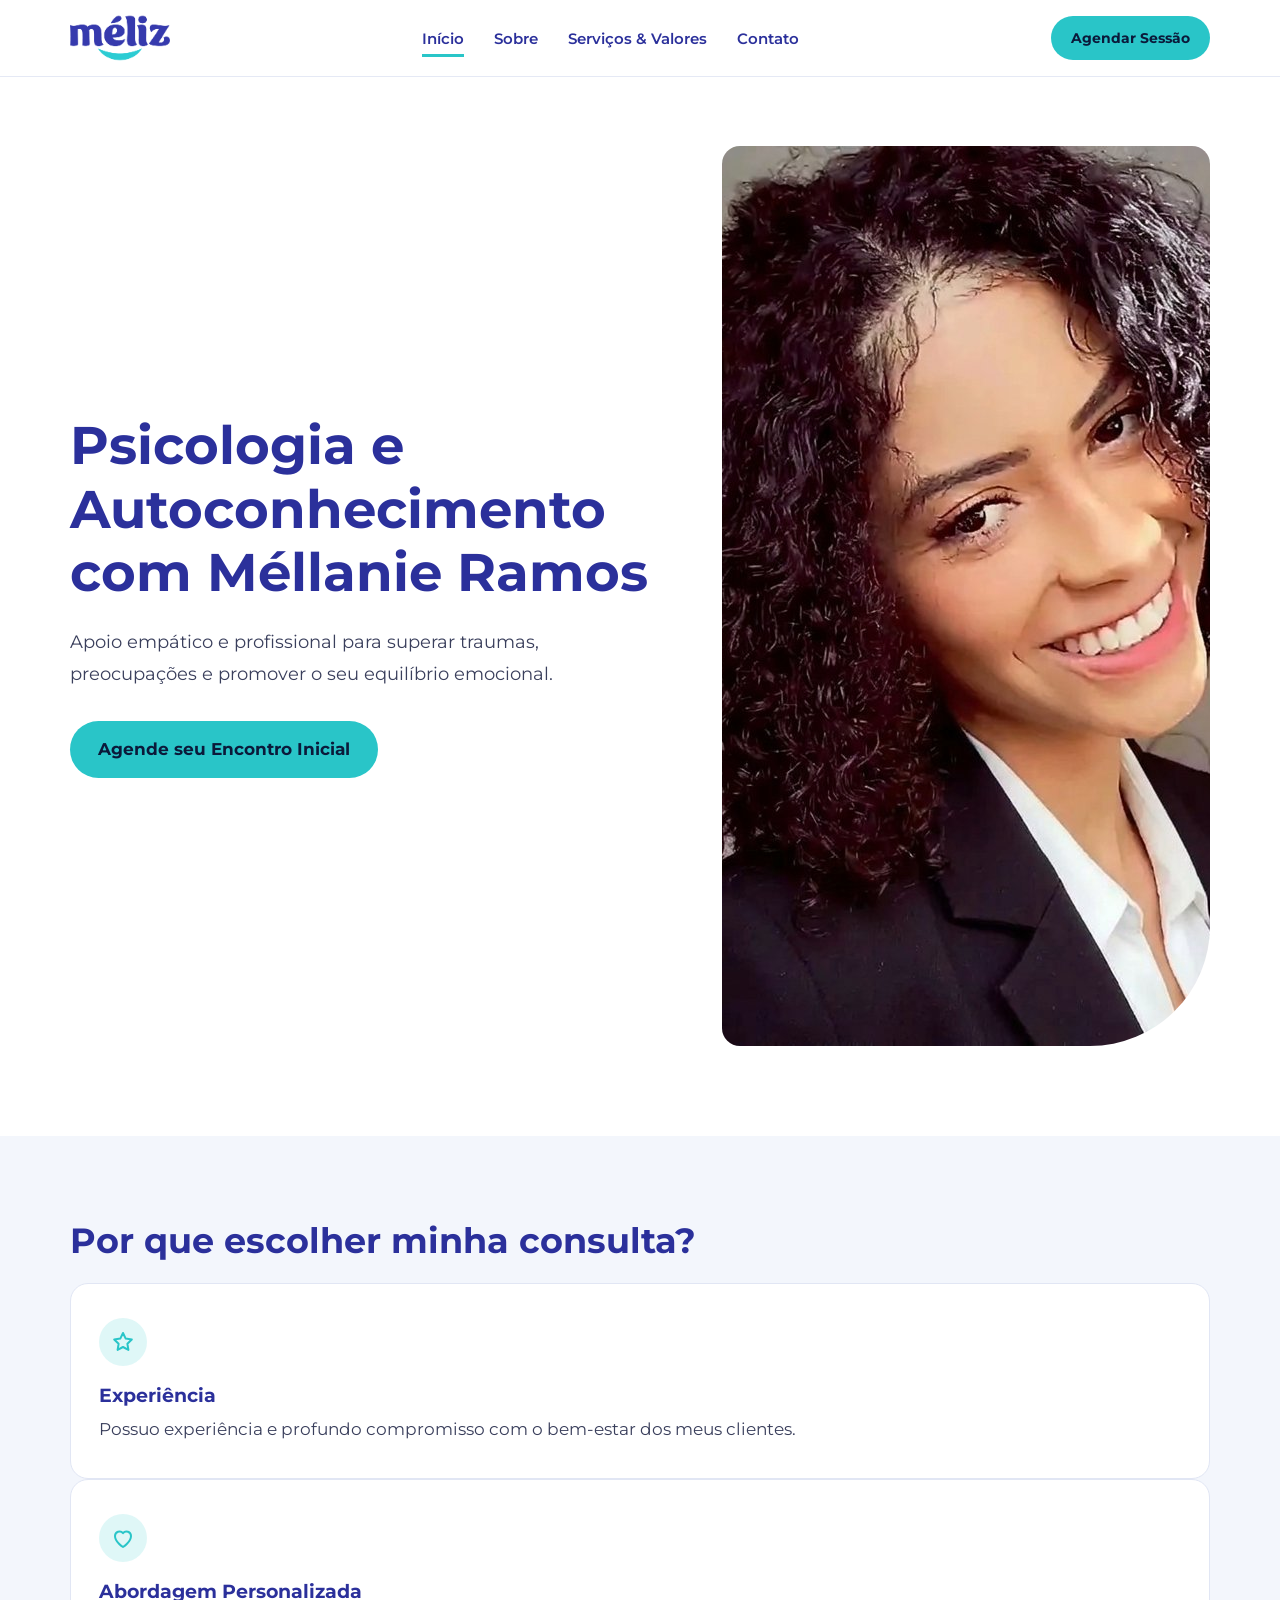
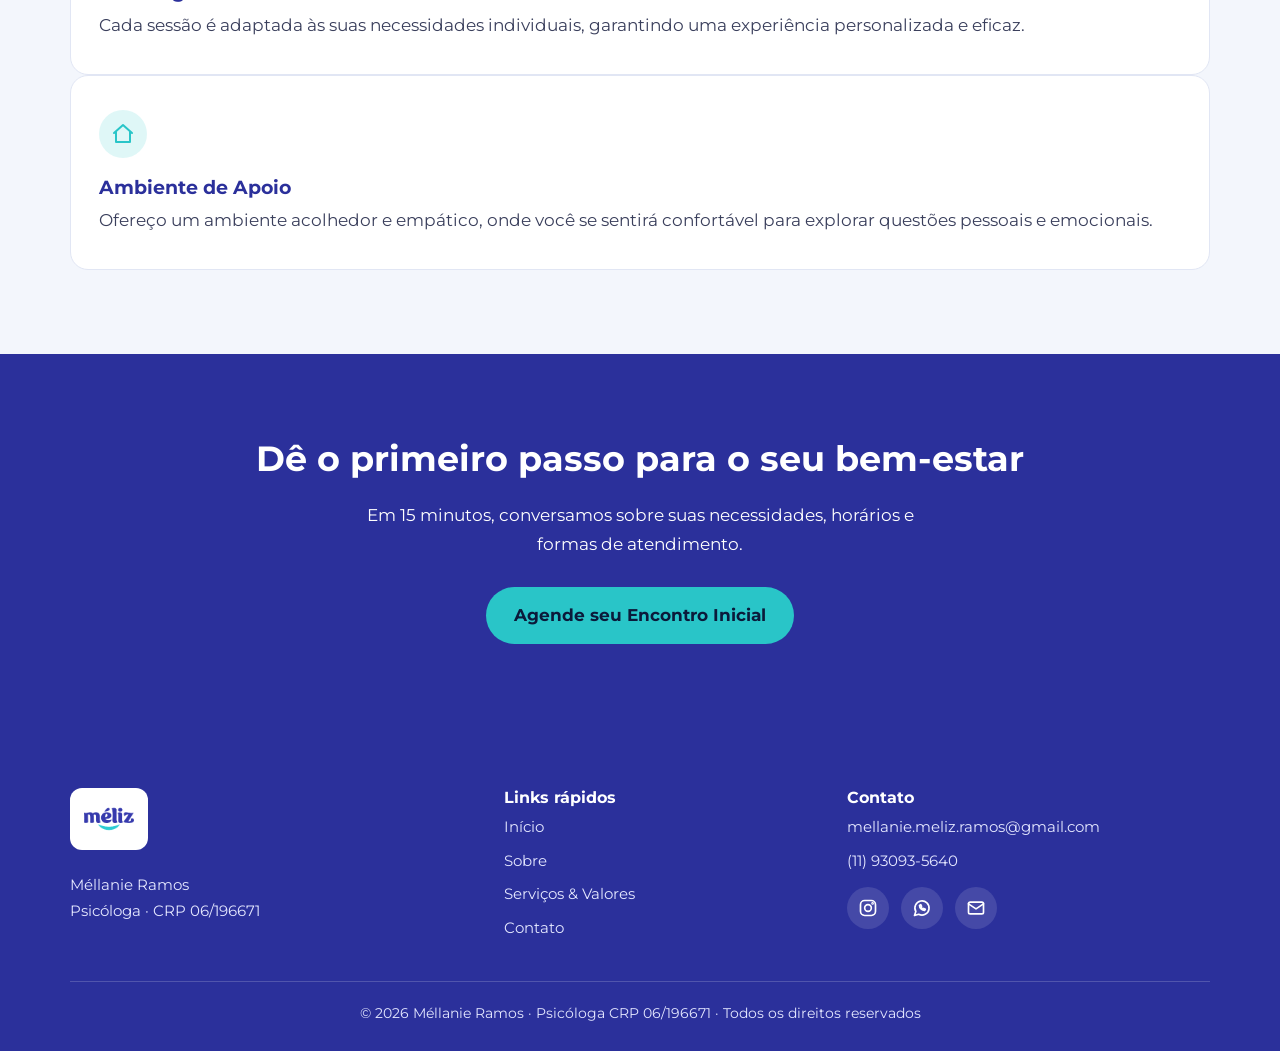
<file: index.html>
<!doctype html>
<html lang="pt-BR">
  <head>
    <meta charset="utf-8" />
    <meta name="viewport" content="width=device-width,initial-scale=1" />
    <title>Méllanie Ramos | Psicóloga – Psicologia e Autoconhecimento</title>
    <meta
      name="description"
      content="Psicoterapia de orientação psicanalítica com Méllanie Ramos, CRP 06/196671. Agende seu encontro inicial."
    />
    <link rel="icon" href="img/logo.png" />
    <link rel="preconnect" href="https://fonts.googleapis.com" />
    <link rel="preconnect" href="https://fonts.gstatic.com" crossorigin />
    <link
      href="https://fonts.googleapis.com/css2?family=Montserrat:wght@400;500;600;700&display=swap"
      rel="stylesheet"
    />
    <link rel="stylesheet" href="css/style.css" />
  </head>
  <body>
    <main>
      <section class="hero">
        <div class="wrap">
          <div>
            <h1>Psicologia e Autoconhecimento com Méllanie Ramos</h1>
            <p class="lead">
              Apoio empático e profissional para superar traumas, preocupações e
              promover o seu equilíbrio emocional.
            </p>
            <a
              class="btn"
              href="https://wa.me/5511930935640?text=Ol%C3%A1%2C%20M%C3%A9llanie!%20Gostaria%20de%20agendar%20meu%20encontro%20inicial."
              target="_blank"
              rel="noopener"
              >Agende seu Encontro Inicial</a
            >
          </div>
          <div class="photo">
            <img
              src="img/mellanie-1.jpg"
              alt="Méllanie Ramos, psicóloga"
              width="900"
              height="900"
            />
          </div>
        </div>
      </section>
      <section class="soft">
        <div class="wrap">
          <h2>Por que escolher minha consulta?</h2>
          <div class="grid">
            <div class="card">
              <div class="ico">
                <svg viewBox="0 0 24 24">
                  <path
                    d="M12 3l2.7 5.6 6.1.9-4.4 4.3 1 6.1L12 17l-5.4 2.9 1-6.1L3.2 9.5l6.1-.9z"
                  />
                </svg>
              </div>
              <h3>Experiência</h3>
              <p>
                Possuo experiência e profundo compromisso com o bem-estar dos
                meus clientes.
              </p>
            </div>
            <div class="card">
              <div class="ico">
                <svg viewBox="0 0 24 24">
                  <path
                    d="M12 21s-8-5-8-11a4.5 4.5 0 0 1 8-2.8A4.5 4.5 0 0 1 20 10c0 6-8 11-8 11z"
                  />
                </svg>
              </div>
              <h3>Abordagem Personalizada</h3>
              <p>
                Cada sessão é adaptada às suas necessidades individuais,
                garantindo uma experiência personalizada e eficaz.
              </p>
            </div>
            <div class="card">
              <div class="ico">
                <svg viewBox="0 0 24 24">
                  <path d="M3 11l9-8 9 8" />
                  <path d="M5 10v10h14V10" />
                </svg>
              </div>
              <h3>Ambiente de Apoio</h3>
              <p>
                Ofereço um ambiente acolhedor e empático, onde você se sentirá
                confortável para explorar questões pessoais e emocionais.
              </p>
            </div>
          </div>
        </div>
      </section>
      <section class="cta-band">
        <div class="wrap">
          <h2>Dê o primeiro passo para o seu bem-estar</h2>
          <p>
            Em 15 minutos, conversamos sobre suas necessidades, horários e
            formas de atendimento.
          </p>
          <a
            class="btn"
            href="https://wa.me/5511930935640?text=Ol%C3%A1%2C%20M%C3%A9llanie!%20Gostaria%20de%20agendar%20meu%20encontro%20inicial."
            target="_blank"
            rel="noopener"
            >Agende seu Encontro Inicial</a
          >
        </div>
      </section>
    </main>
    <script src="js/main.js"></script>
  </body>
</html>
</file>
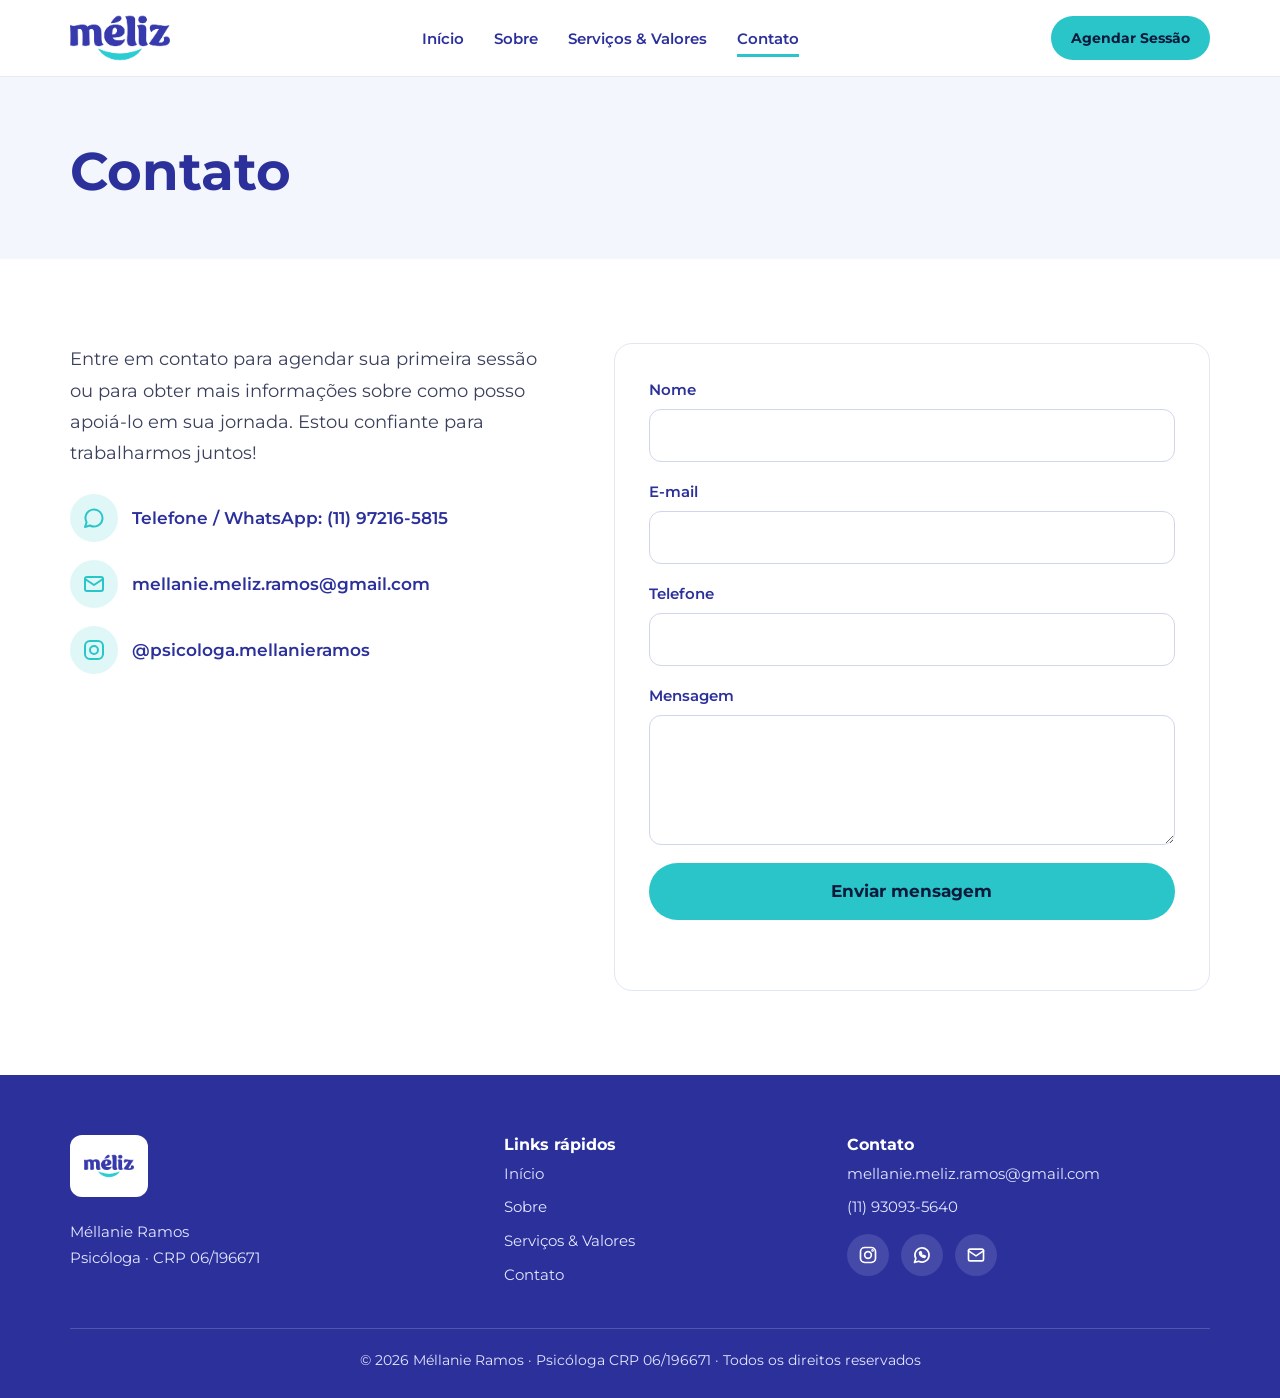
<file: contato.html>
<!doctype html>
<html lang="pt-BR">
  <head>
    <meta charset="utf-8" />
    <meta name="viewport" content="width=device-width,initial-scale=1" />
    <title>Contato | Méllanie Ramos – Agende sua sessão</title>
    <meta
      name="description"
      content="Agende sua primeira sessão com Méllanie Ramos pelo WhatsApp (11) 93093-5640 ou e-mail."
    />
    <link rel="icon" href="img/logo.png" />
    <link rel="preconnect" href="https://fonts.googleapis.com" />
    <link rel="preconnect" href="https://fonts.gstatic.com" crossorigin />
    <link
      href="https://fonts.googleapis.com/css2?family=Montserrat:wght@400;500;600;700&display=swap"
      rel="stylesheet"
    />
    <link rel="stylesheet" href="css/style.css" />
  </head>
  <body>
    <main>
      <section class="page-head">
        <div class="wrap"><h1>Contato</h1></div>
      </section>
      <section>
        <div class="wrap contact">
          <div>
            <p class="lead">
              Entre em contato para agendar sua primeira sessão ou para obter
              mais informações sobre como posso apoiá-lo em sua jornada. Estou
              confiante para trabalharmos juntos!
            </p>
            <ul class="ct">
              <li>
                <span class="ico" style="margin: 0; flex: none"
                  ><svg viewBox="0 0 24 24">
                    <path d="M3 21l1.6-4.8A8.5 8.5 0 1 1 8 19.5z" /></svg></span
                ><a
                  href="https://wa.me/5511930935640"
                  target="_blank"
                  rel="noopener"
                  >Telefone / WhatsApp: (11) 97216-5815</a
                >
              </li>
              <li>
                <span class="ico" style="margin: 0; flex: none"
                  ><svg viewBox="0 0 24 24">
                    <rect x="3" y="5" width="18" height="14" rx="2" />
                    <path d="M3 7l9 6 9-6" /></svg></span
                ><a href="mailto:mellanie.meliz.ramos@gmail.com"
                  >mellanie.meliz.ramos@gmail.com</a
                >
              </li>
              <li>
                <span class="ico" style="margin: 0; flex: none"
                  ><svg viewBox="0 0 24 24">
                    <rect x="3" y="3" width="18" height="18" rx="5" />
                    <circle cx="12" cy="12" r="4" /></svg></span
                ><a
                  href="https://instagram.com/psicologa.mellanieramos"
                  target="_blank"
                  rel="noopener"
                  >@psicologa.mellanieramos</a
                >
              </li>
            </ul>
          </div>
          <form id="form">
            <label>Nome<input name="nome" required autocomplete="name" /></label
            ><label
              >E-mail<input
                type="email"
                name="email"
                required
                autocomplete="email"
            /></label>
            <label
              >Telefone<input
                type="tel"
                name="tel"
                required
                autocomplete="tel" /></label
            ><label>Mensagem<textarea name="msg" required></textarea></label>
            <button class="btn" type="submit">Enviar mensagem</button>
            <p class="msg" role="status"></p>
          </form>
        </div>
      </section>
    </main>
    <script src="js/main.js"></script>
  </body>
</html>
</file>
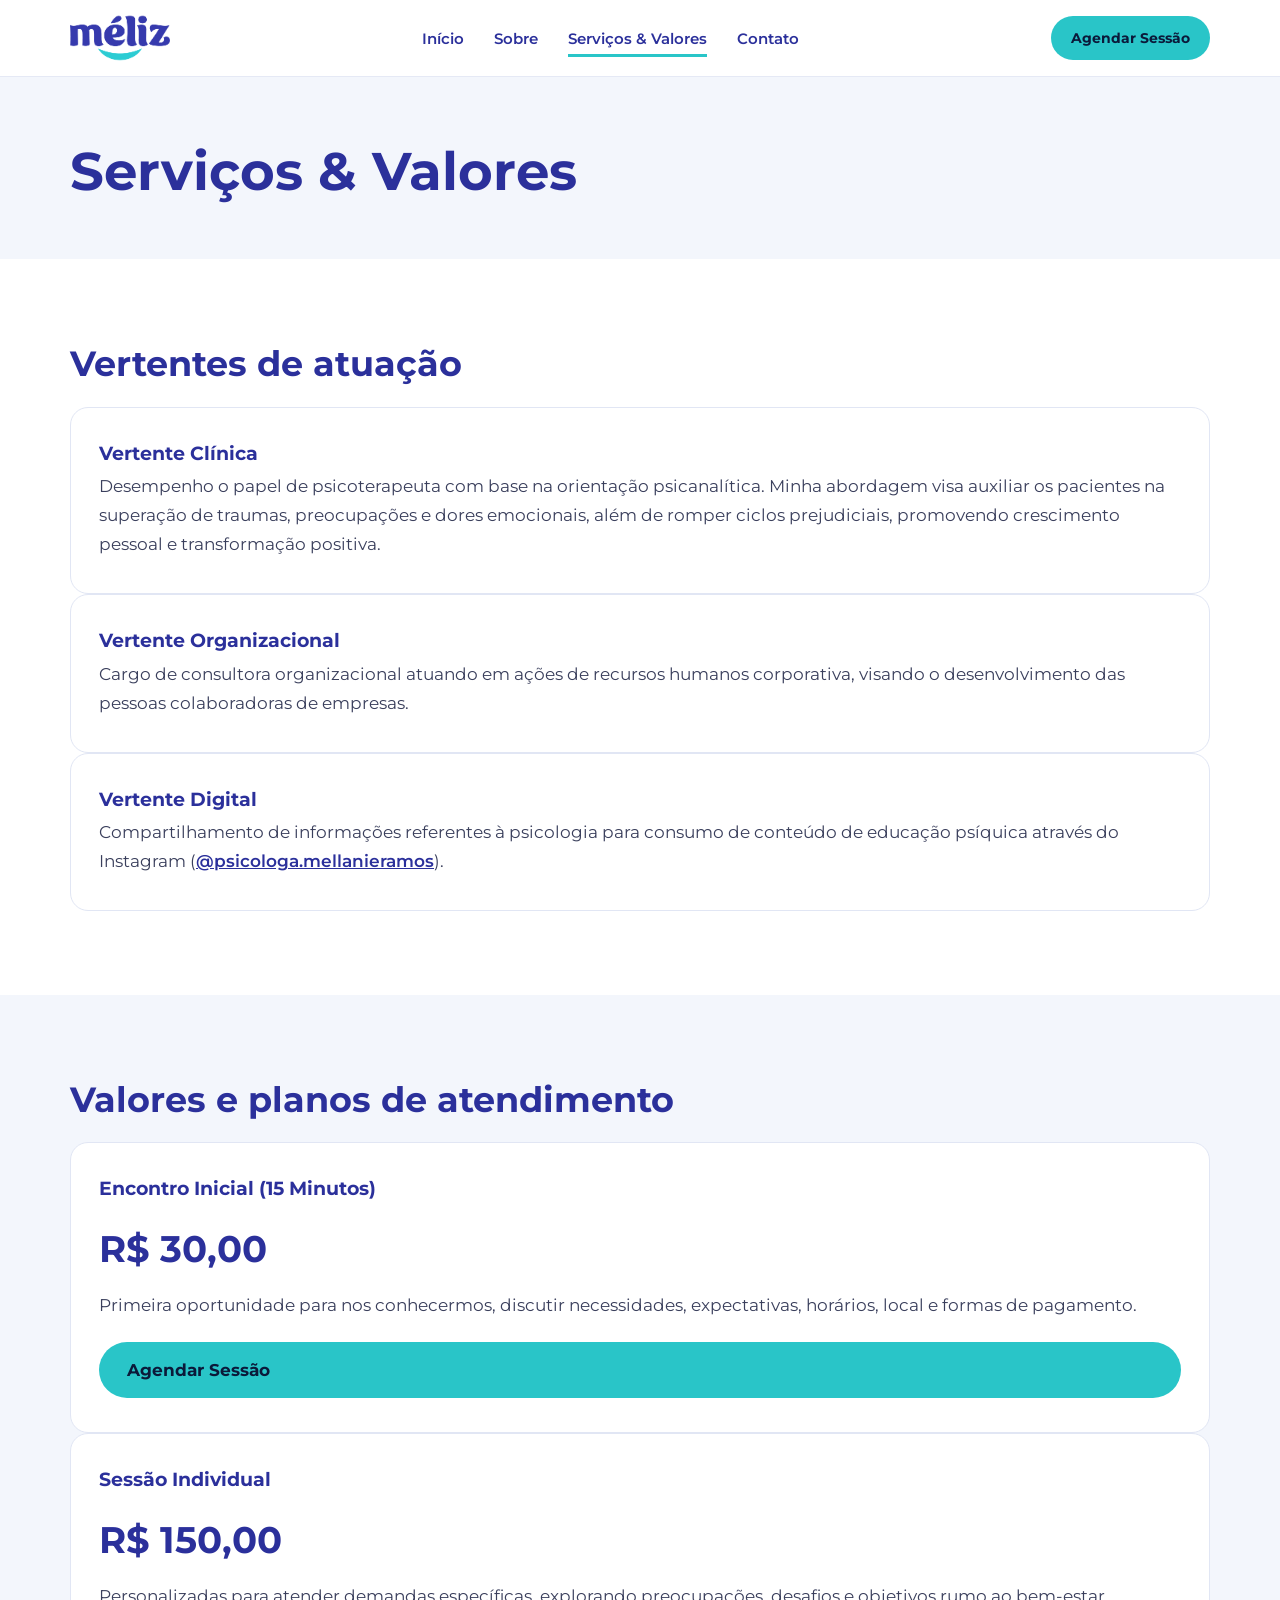
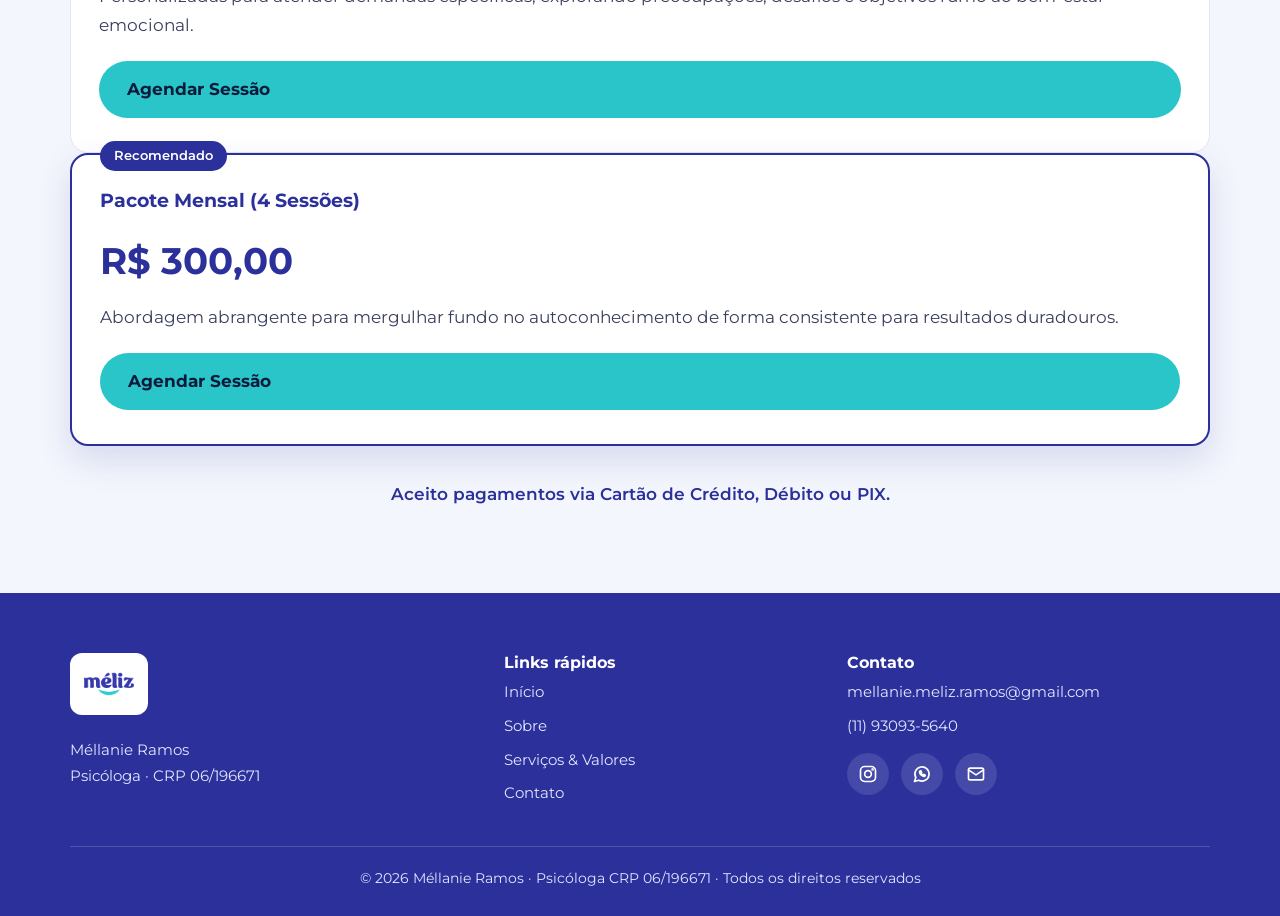
<file: servicos.html>
<!doctype html>
<html lang="pt-BR">
  <head>
    <meta charset="utf-8" />
    <meta name="viewport" content="width=device-width,initial-scale=1" />
    <title>Serviços & Valores | Méllanie Ramos – Psicóloga</title>
    <meta
      name="description"
      content="Atuação clínica, organizacional e digital. Encontro inicial R$ 30, sessão individual R$ 150 e pacote mensal R$ 300."
    />
    <link rel="icon" href="img/logo.png" />
    <link rel="preconnect" href="https://fonts.googleapis.com" />
    <link rel="preconnect" href="https://fonts.gstatic.com" crossorigin />
    <link
      href="https://fonts.googleapis.com/css2?family=Montserrat:wght@400;500;600;700&display=swap"
      rel="stylesheet"
    />
    <link rel="stylesheet" href="css/style.css" />
  </head>
  <body>
    <main>
      <section class="page-head">
        <div class="wrap"><h1>Serviços & Valores</h1></div>
      </section>
      <section>
        <div class="wrap">
          <h2>Vertentes de atuação</h2>
          <div class="grid">
            <div class="card">
              <h3>Vertente Clínica</h3>
              <p>
                Desempenho o papel de psicoterapeuta com base na orientação
                psicanalítica. Minha abordagem visa auxiliar os pacientes na
                superação de traumas, preocupações e dores emocionais, além de
                romper ciclos prejudiciais, promovendo crescimento pessoal e
                transformação positiva.
              </p>
            </div>
            <div class="card">
              <h3>Vertente Organizacional</h3>
              <p>
                Cargo de consultora organizacional atuando em ações de recursos
                humanos corporativa, visando o desenvolvimento das pessoas
                colaboradoras de empresas.
              </p>
            </div>
            <div class="card">
              <h3>Vertente Digital</h3>
              <p>
                Compartilhamento de informações referentes à psicologia para
                consumo de conteúdo de educação psíquica através do Instagram
                (<a
                  href="https://instagram.com/psicologa.mellanieramos"
                  target="_blank"
                  rel="noopener"
                  style="color: var(--co); font-weight: 600"
                  >@psicologa.mellanieramos</a
                >).
              </p>
            </div>
          </div>
        </div>
      </section>
      <section class="soft">
        <div class="wrap">
          <h2>Valores e planos de atendimento</h2>
          <div class="grid">
            <div class="card plan">
              <h3>Encontro Inicial (15 Minutos)</h3>
              <div class="price">R$ 30,00</div>
              <p>
                Primeira oportunidade para nos conhecermos, discutir
                necessidades, expectativas, horários, local e formas de
                pagamento.
              </p>
              <a class="btn" href="contato.html">Agendar Sessão</a>
            </div>
            <div class="card plan">
              <h3>Sessão Individual</h3>
              <div class="price">R$ 150,00</div>
              <p>
                Personalizadas para atender demandas específicas, explorando
                preocupações, desafios e objetivos rumo ao bem-estar emocional.
              </p>
              <a class="btn" href="contato.html">Agendar Sessão</a>
            </div>
            <div class="card plan rec">
              <span class="tag">Recomendado</span>
              <h3>Pacote Mensal (4 Sessões)</h3>
              <div class="price">R$ 300,00</div>
              <p>
                Abordagem abrangente para mergulhar fundo no autoconhecimento de
                forma consistente para resultados duradouros.
              </p>
              <a class="btn" href="contato.html">Agendar Sessão</a>
            </div>
          </div>
          <p class="note">
            Aceito pagamentos via Cartão de Crédito, Débito ou PIX.
          </p>
        </div>
      </section>
    </main>
    <script src="js/main.js"></script>
  </body>
</html>
</file>
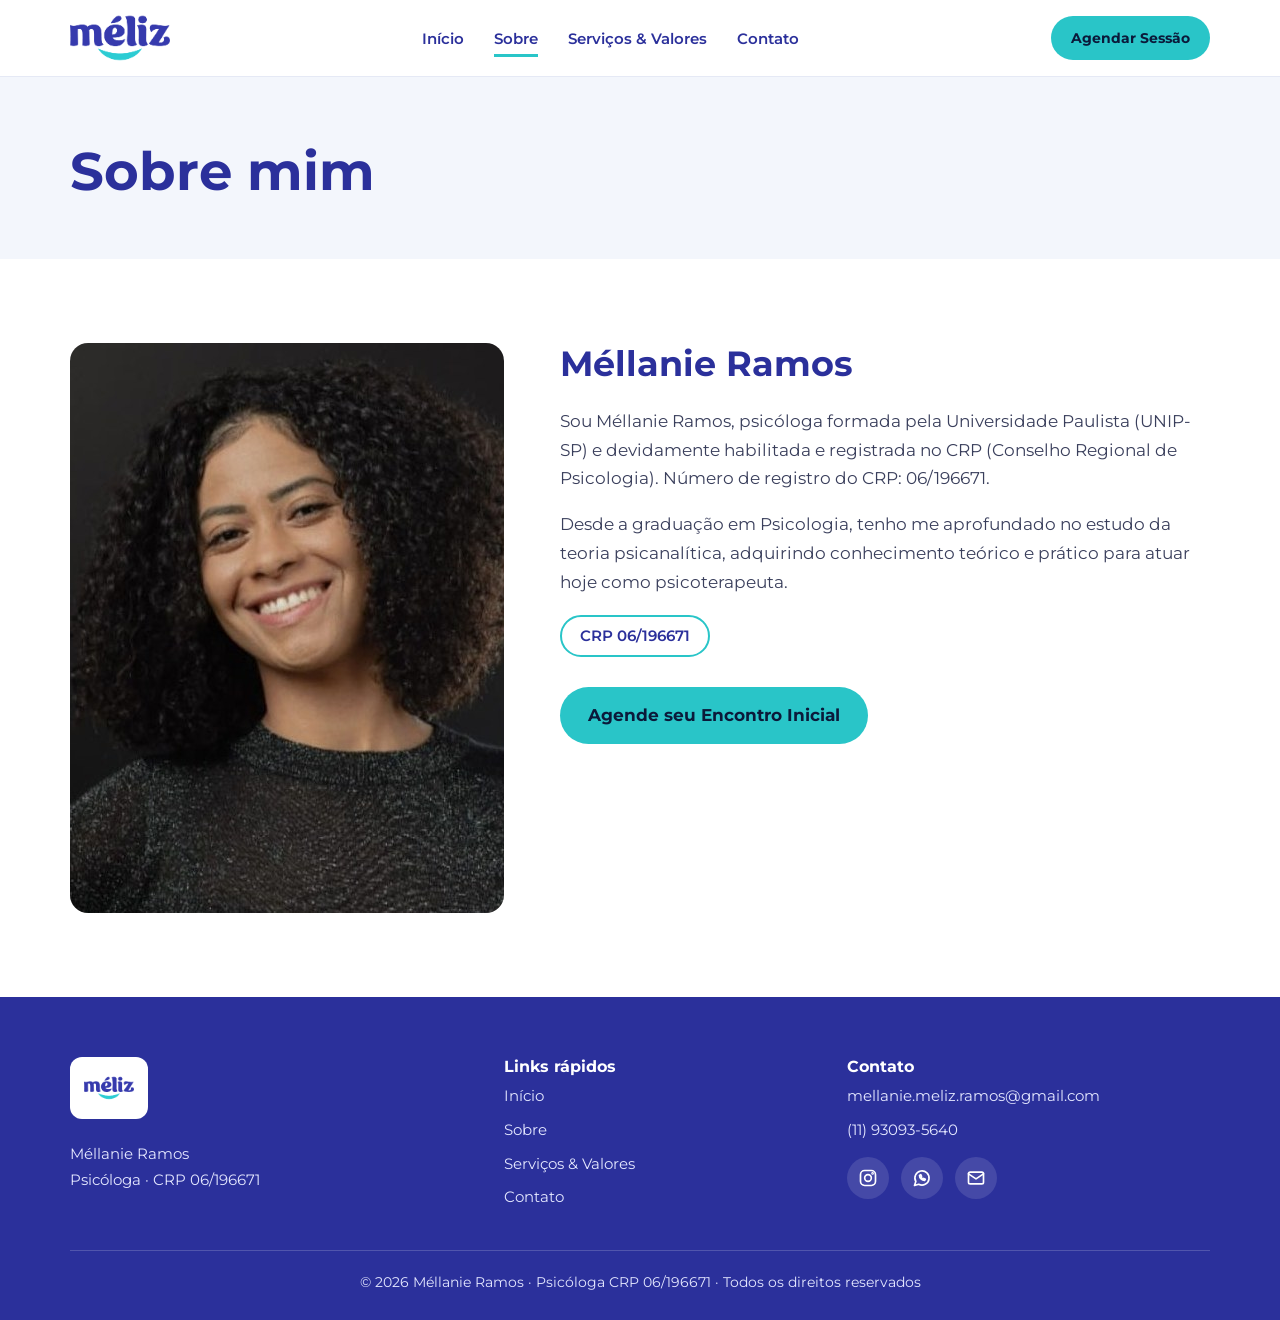
<file: sobre.html>
<!doctype html>
<html lang="pt-BR">
  <head>
    <meta charset="utf-8" />
    <meta name="viewport" content="width=device-width,initial-scale=1" />
    <title>Sobre | Méllanie Ramos – Psicóloga CRP 06/196671</title>
    <meta
      name="description"
      content="Conheça a trajetória de Méllanie Ramos, psicóloga formada pela UNIP-SP com estudo aprofundado em psicanálise."
    />
    <link rel="icon" href="img/logo.png" />
    <link rel="preconnect" href="https://fonts.googleapis.com" />
    <link rel="preconnect" href="https://fonts.gstatic.com" crossorigin />
    <link
      href="https://fonts.googleapis.com/css2?family=Montserrat:wght@400;500;600;700&display=swap"
      rel="stylesheet"
    />
    <link rel="stylesheet" href="css/style.css" />
  </head>
  <body>
    <main>
      <section class="page-head">
        <div class="wrap"><h1>Sobre mim</h1></div>
      </section>
      <section>
        <div class="wrap two">
          <img
            src="img/mellanie-2.jpg"
            alt="Méllanie Ramos sorrindo"
            width="500"
            height="570"
          />
          <div>
            <h2>Méllanie Ramos</h2>
            <p>
              Sou Méllanie Ramos, psicóloga formada pela Universidade Paulista
              (UNIP-SP) e devidamente habilitada e registrada no CRP (Conselho
              Regional de Psicologia). Número de registro do CRP: 06/196671.
            </p>
            <p>
              Desde a graduação em Psicologia, tenho me aprofundado no estudo da
              teoria psicanalítica, adquirindo conhecimento teórico e prático
              para atuar hoje como psicoterapeuta.
            </p>
            <span class="crp">CRP 06/196671</span>
            <div style="margin-top: 30px">
              <a class="btn" href="contato.html">Agende seu Encontro Inicial</a>
            </div>
          </div>
        </div>
      </section>
    </main>
    <script src="js/main.js"></script>
  </body>
</html>
</file>
<file: css/style.css>
:root{--co:#2B309B;--tu:#29C5C8;--tu-d:#1fa9ac;--bg:#fff;--soft:#F3F6FC;--tx:#3a3f5c;--r:18px}
*{box-sizing:border-box;margin:0}
html{scroll-behavior:smooth}
body{font-family:'Montserrat',system-ui,sans-serif;color:var(--tx);background:var(--bg);line-height:1.7;font-size:17px}
img{max-width:100%;display:block}
a{color:inherit}
:focus-visible{outline:3px solid var(--tu);outline-offset:3px}
.wrap{width:min(1140px,92%);margin:auto}
h1,h2,h3{color:var(--co);line-height:1.2;font-weight:700}
h1{font-size:clamp(2rem,4.6vw,3.3rem)}
h2{font-size:clamp(1.6rem,3vw,2.2rem);margin-bottom:.6em}
h3{font-size:1.2rem;margin-bottom:.4em}
section{padding:84px 0}
.soft{background:var(--soft)}
.lead{font-size:1.15rem;max-width:56ch}
.btn{display:inline-block;background:var(--tu);color:#0b1a3a;font-weight:700;text-decoration:none;padding:14px 28px;border-radius:999px;border:0;font:inherit;font-weight:700;cursor:pointer;transition:background .2s,transform .2s}
.btn:hover{background:var(--tu-d);transform:translateY(-2px)}
.btn.sm{padding:10px 20px;font-size:.9rem}
/* header */
header{position:fixed;inset:0 0 auto;background:#fff;z-index:50;box-shadow:0 1px 0 #e5e9f5}
.nav{display:flex;align-items:center;justify-content:space-between;height:76px;gap:20px}
.nav img{height:100px}
.menu{display:flex;gap:30px;list-style:none;padding:0}
.menu a{text-decoration:none;font-weight:600;font-size:.95rem;color:var(--co);padding:6px 0;border-bottom:3px solid transparent}
.menu a:hover,.menu a.on{border-color:var(--tu)}
.burger{display:none;background:none;border:0;cursor:pointer;padding:8px}
.burger span{display:block;width:26px;height:3px;background:var(--co);margin:5px 0;border-radius:2px}
main{padding-top:76px}
/* hero */
.hero{padding:70px 0 90px}
.hero .wrap{display:grid;grid-template-columns:1.1fr .9fr;gap:56px;align-items:center}
.hero p{margin:22px 0 32px}
.photo{position:relative}
.photo img{border-radius:var(--r) var(--r) 120px var(--r);aspect-ratio:1;object-fit:cover;width:100%;}
/* .photo:after{content:"";position:absolute;left:12%;right:12%;bottom:-18px;height:22px;border-radius:0 0 100px 100px;background:var(--tu);z-index:-1} */ */
/* cards */
.grid{display:grid;grid-template-columns:repeat(3,1fr);gap:26px;margin-top:40px}
.card{background:#fff;border:1px solid #e1e6f4;border-radius:var(--r);padding:34px 28px}
.ico{width:48px;height:48px;border-radius:50%;background:rgba(41,197,200,.15);display:grid;place-items:center;margin-bottom:18px}
.ico svg{width:24px;height:24px;stroke:var(--tu);fill:none;stroke-width:2;stroke-linecap:round;stroke-linejoin:round}
.cta-band{background:var(--co);text-align:center;color:#fff}
.cta-band h2{color:#fff}
.cta-band p{margin:0 auto 28px;max-width:52ch}
/* pages */
.page-head{background:var(--soft);padding:64px 0 56px}
.two{display:grid;grid-template-columns:.8fr 1.2fr;gap:56px;align-items:start}
.two img{border-radius:var(--r);width:100%;aspect-ratio:1/1.1;object-fit:cover}
.crp{display:inline-block;margin-top:18px;border:2px solid var(--tu);border-radius:999px;padding:6px 18px;font-weight:600;color:var(--co);font-size:.95rem}
.two p+p{margin-top:1em}
.price{font-size:2.3rem;font-weight:700;color:var(--co);margin:10px 0}
.plan{display:flex;flex-direction:column;position:relative}
.plan p{flex:1;margin-bottom:22px}
.plan.rec{border:2px solid var(--co);box-shadow:0 14px 34px rgba(43,48,155,.14)}
.tag{position:absolute;top:-14px;left:28px;background:var(--co);color:#fff;font-size:.8rem;font-weight:600;padding:4px 14px;border-radius:999px}
.note{margin-top:34px;text-align:center;font-weight:600;color:var(--co)}
.contact{display:grid;grid-template-columns:.9fr 1.1fr;gap:56px}
.ct{list-style:none;padding:0;margin-top:26px;display:grid;gap:18px}
.ct li{display:flex;gap:14px;align-items:center}
.ct a{text-decoration:none;font-weight:600;color:var(--co);overflow-wrap:anywhere}
form{background:#fff;border:1px solid #e1e6f4;border-radius:var(--r);padding:34px;display:grid;gap:18px}
label{font-weight:600;color:var(--co);font-size:.92rem;display:grid;gap:6px}
input,textarea{font:inherit;padding:13px 15px;border:1.5px solid #cfd6ec;border-radius:12px;color:var(--tx)}
input:focus,textarea:focus{border-color:var(--tu);outline:0;box-shadow:0 0 0 3px rgba(41,197,200,.25)}
textarea{min-height:130px;resize:vertical}
.msg{font-size:.92rem;min-height:1.2em;color:var(--co)}
/* footer */
footer{background:var(--co);color:#e4e7ff;padding:60px 0 26px;font-size:.95rem}
.fg{display:grid;grid-template-columns:1.3fr 1fr 1.2fr;gap:40px}
footer h3{color:#fff;font-size:1rem}
footer ul{list-style:none;padding:0;display:grid;gap:8px}
footer a{text-decoration:none}footer a:hover{color:var(--tu)}
.logo-f{background:#fff;border-radius:12px;padding:6px 14px;display:inline-block;margin-bottom:14px}
.logo-f img{height:50px}
.soc{display:flex;gap:12px;margin-top:14px}
.soc a{width:42px;height:42px;border-radius:50%;background:rgba(255,255,255,.12);display:grid;place-items:center}
.soc a:hover{background:var(--tu)}
.soc svg{width:20px;height:20px;stroke:#fff;fill:none;stroke-width:2;stroke-linecap:round;stroke-linejoin:round}
.copy{border-top:1px solid rgba(255,255,255,.18);margin-top:40px;padding-top:20px;text-align:center;font-size:.85rem}
@media(max-width:860px){
 .burger{display:block}
 .menu{display:none;position:absolute;top:76px;left:0;right:0;background:#fff;flex-direction:column;padding:10px 4% 24px;gap:6px;box-shadow:0 12px 20px rgba(0,0,0,.08)}
 .menu.open{display:flex}.menu a{display:block;padding:12px 0}
 .nav>.btn{display:none}
 .hero .wrap,.two,.contact,.grid,.fg{grid-template-columns:1fr}
 section{padding:60px 0}
 .hero .wrap{gap:40px}.photo{order:-1;max-width:420px}
}
@media(prefers-reduced-motion:reduce){*{transition:none!important;scroll-behavior:auto!important}}
</file>
